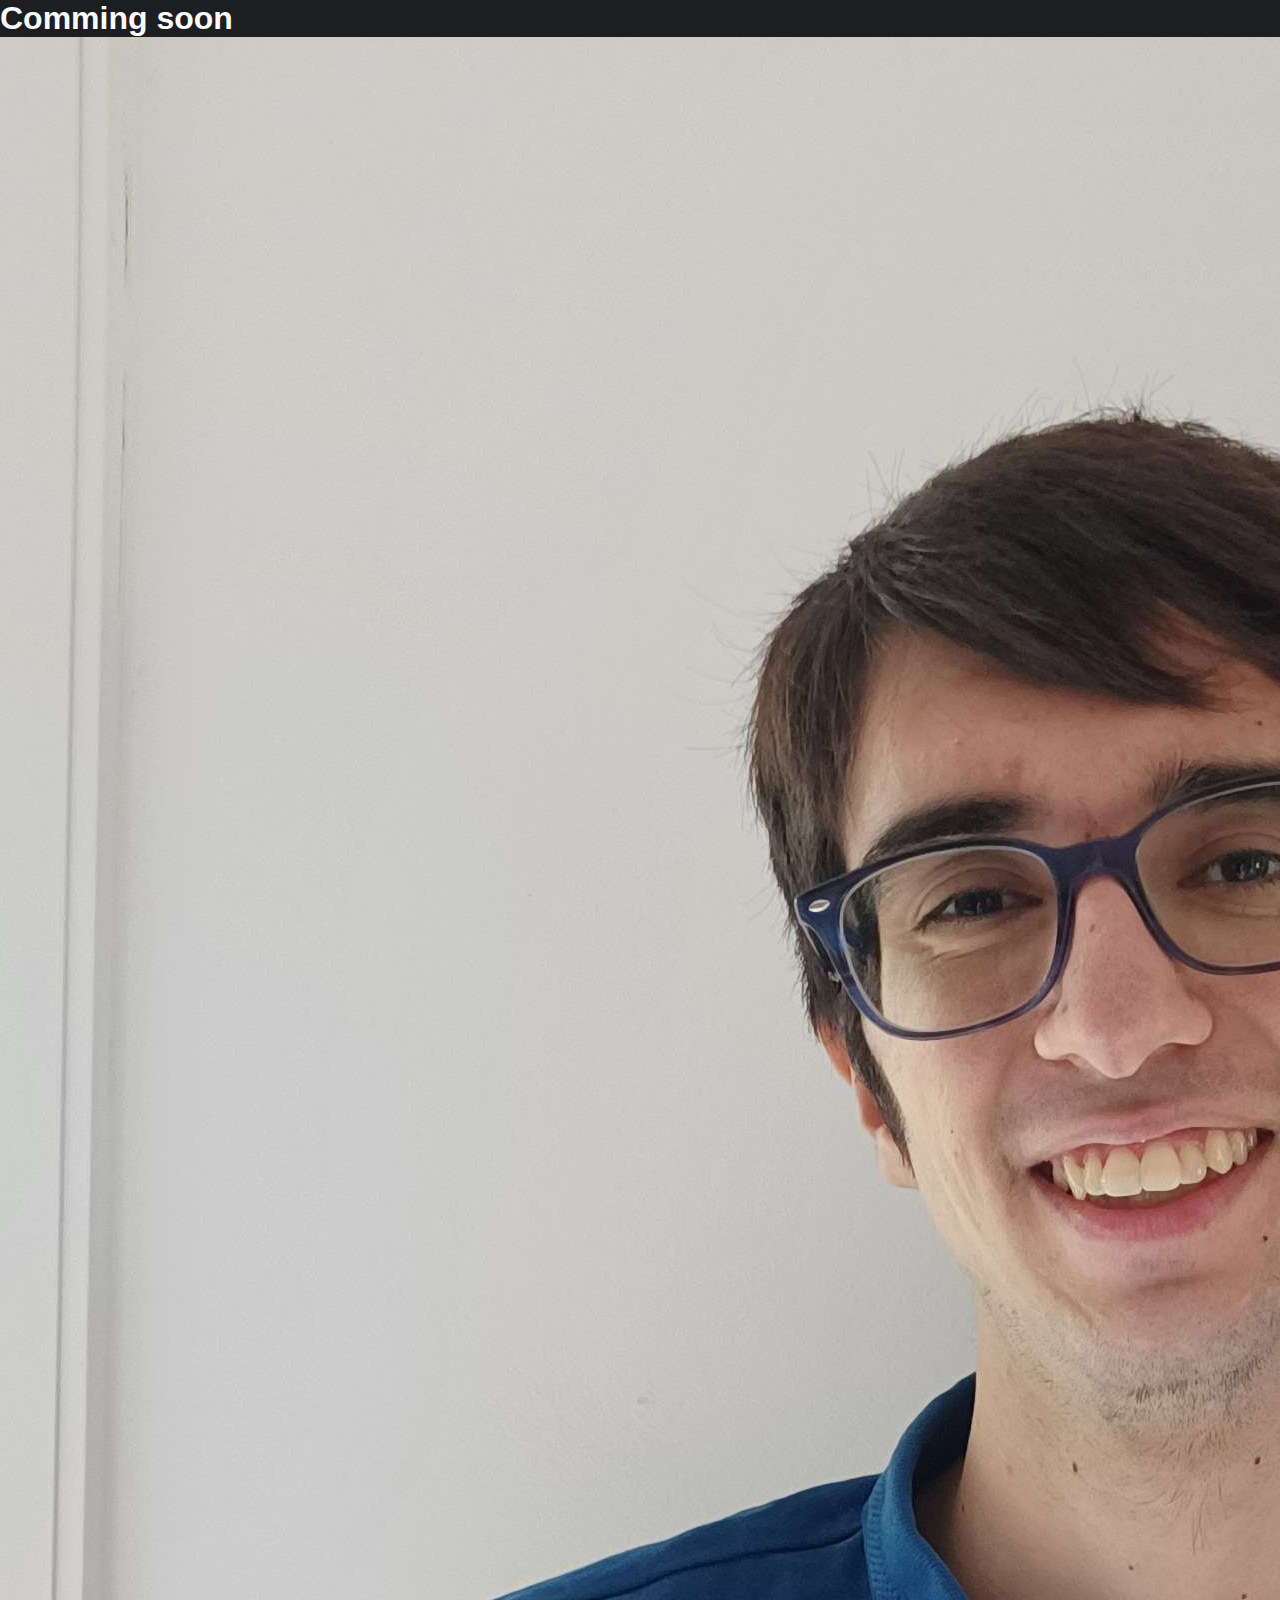
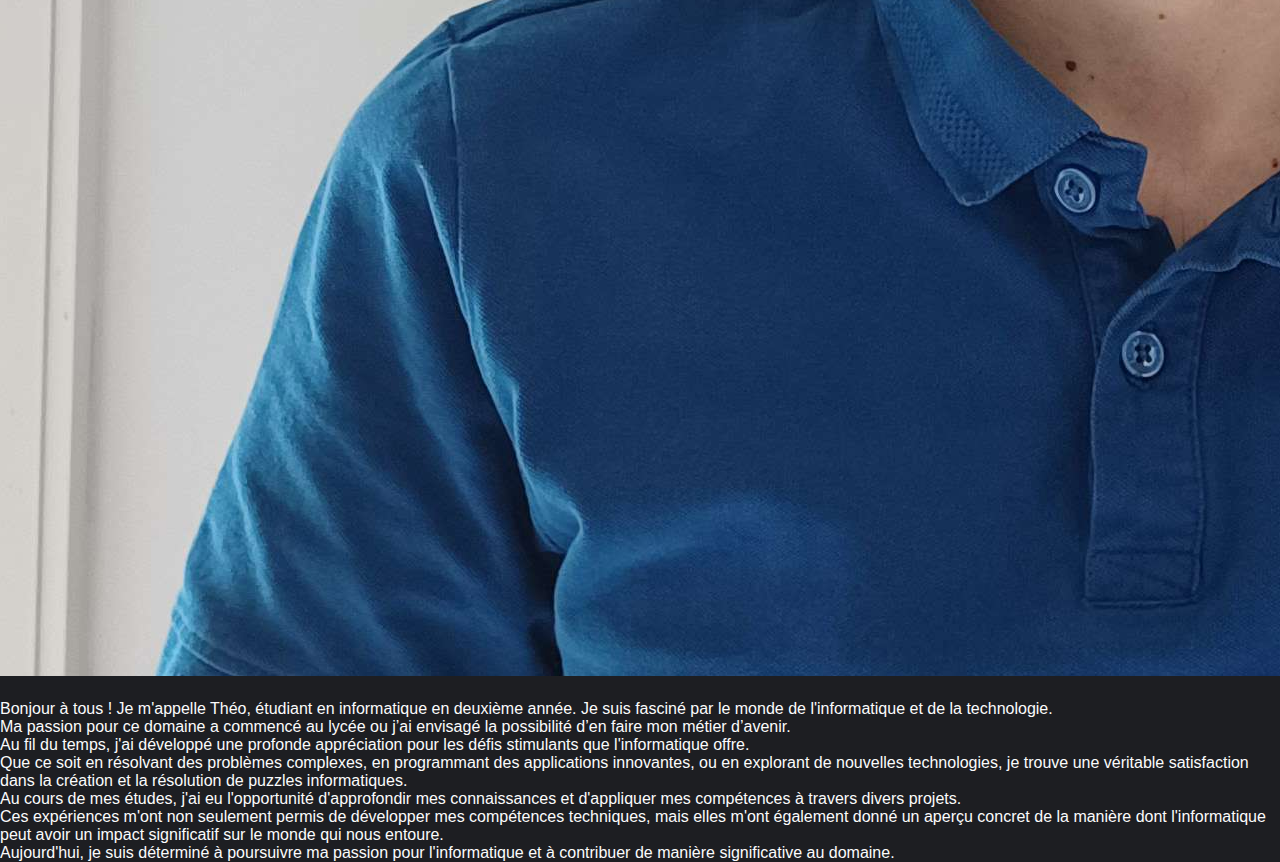
<file: web/index.html>
<!DOCTYPE html>
<html lang="fr">
<head>
    <meta charset="UTF-8">
    <title>Accueil</title>
    <link rel="stylesheet" href="../src/ressources/css/styleIndex.css">
    <meta name="viewport" content="width=device-width">
</head>
<body>

<div id="soon">
    <h1>Comming soon</h1>
</div>

<header>
    <nav>
        <div id="partiGaucheNav">
            <img id="img-profil" src="../src/ressources/img/photo-me.png" alt="ma photo">
            <div id="easter-egg"></div>
        </div>
        
        <div id="conteneur-lien">
            <div><a class="selectionner" href="./index.html">Accueil</a></div>
            <div><a href="./projet.html">Projets</a></div>
            <div><a href="./contact.html">Contact</a></div>
        </div>
    </nav>
</header>

<main>
    <div id="accueil-content">
        <div>Bonjour à tous ! Je m'appelle Théo, étudiant en informatique en deuxième année. Je suis fasciné par le monde de l'informatique et de la technologie.</div>
        <div>Ma passion pour ce domaine a commencé au lycée ou j’ai envisagé la possibilité d’en faire mon métier d’avenir.</div>
        <div>Au fil du temps, j'ai développé une profonde appréciation pour les défis stimulants que l'informatique offre. </div>
        <div>Que ce soit en résolvant des problèmes complexes, en programmant des applications innovantes, ou en explorant de nouvelles technologies, je trouve une véritable satisfaction dans la création et la résolution de puzzles informatiques.</div>
        <div>Au cours de mes études, j'ai eu l'opportunité d'approfondir mes connaissances et d'appliquer mes compétences à travers divers projets. </div>
        <div>Ces expériences m'ont non seulement permis de développer mes compétences techniques, mais elles m'ont également donné un aperçu concret de la manière dont l'informatique peut avoir un impact significatif sur le monde qui nous entoure.</div>
        <div>Aujourd'hui, je suis déterminé à poursuivre ma passion pour l'informatique et à contribuer de manière significative au domaine.</div>
    </div>
</main>
</body>
</html>
</file>
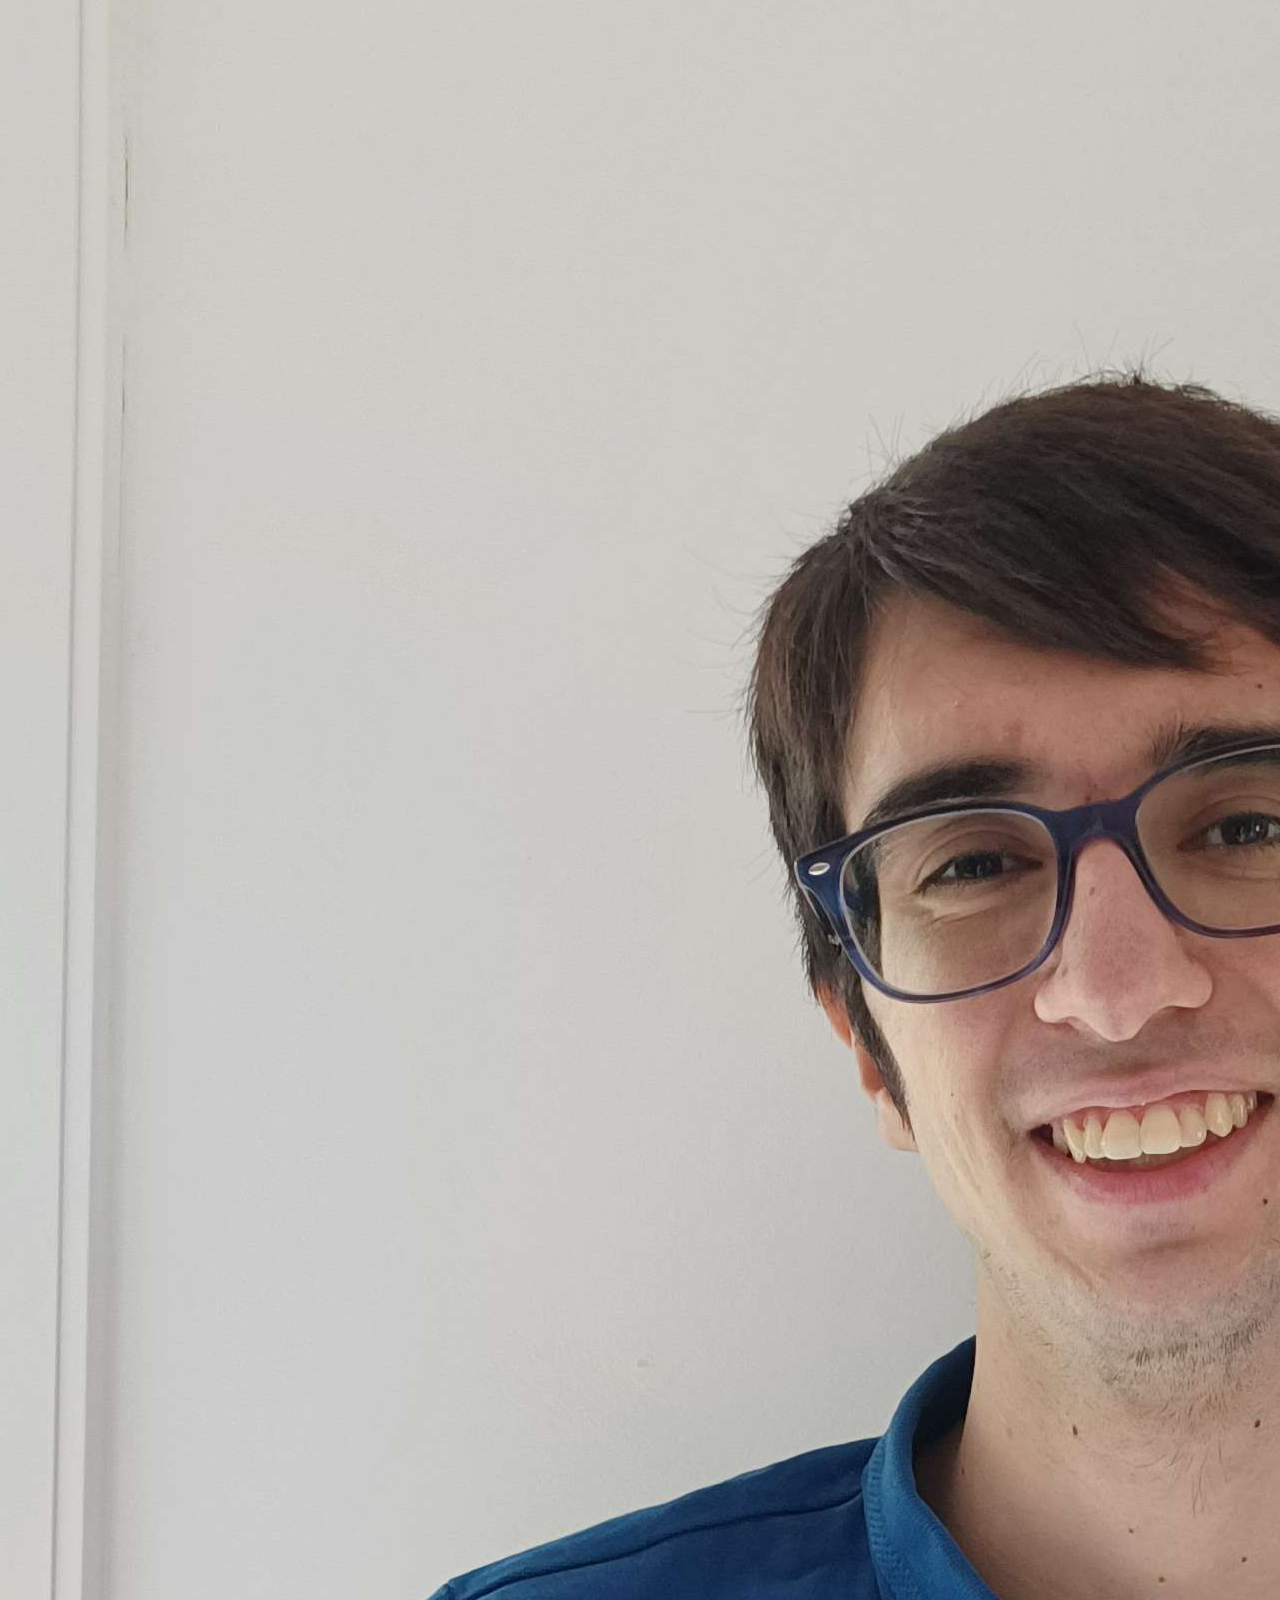
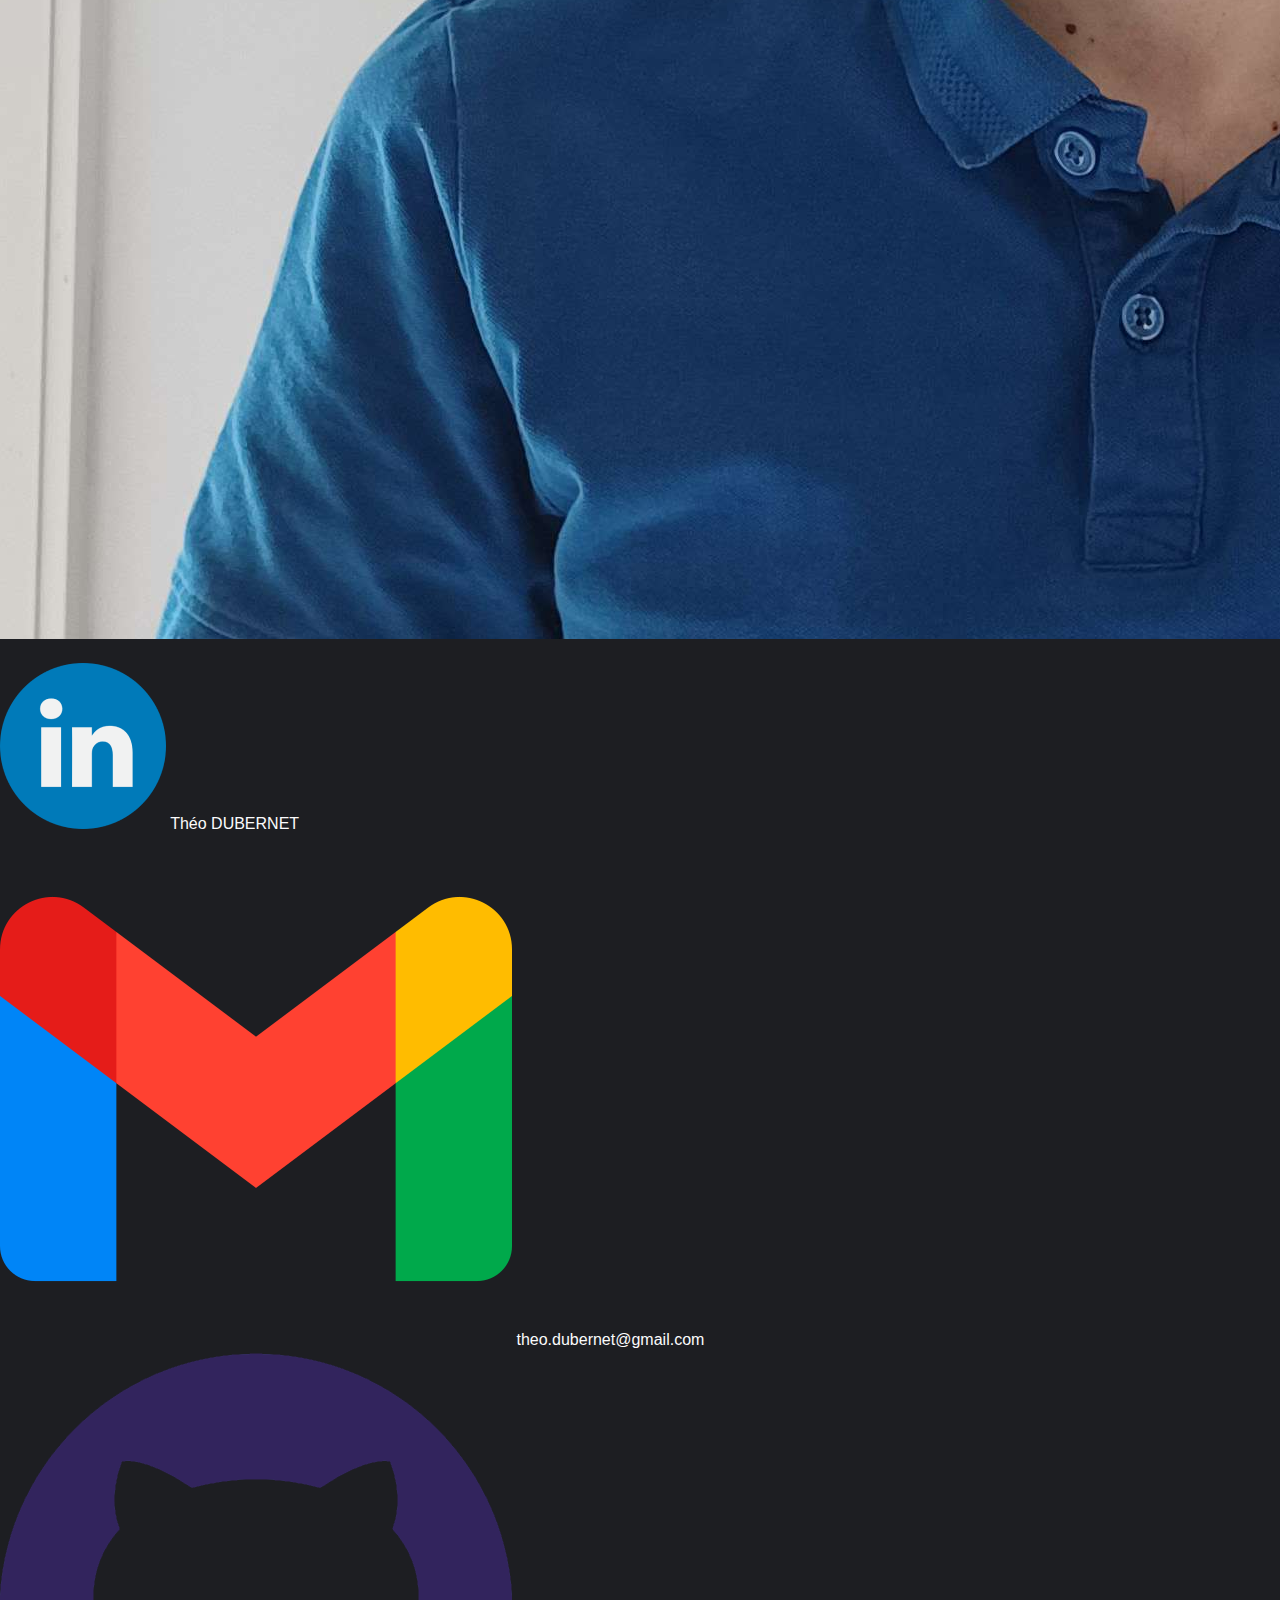
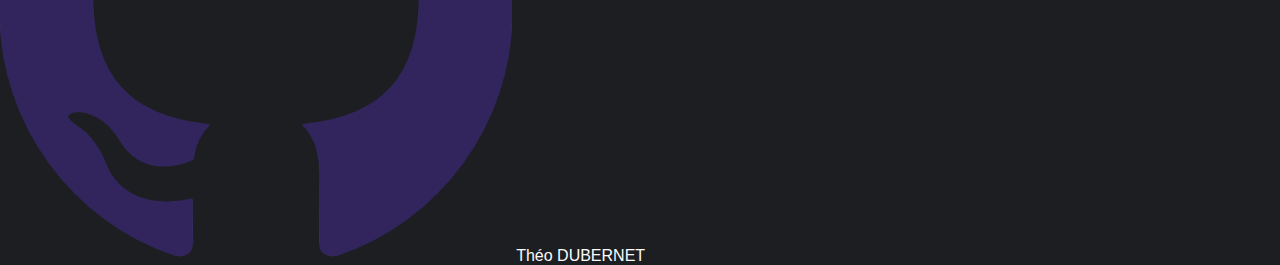
<file: web/contact.html>
<!DOCTYPE html>
<html lang="fr">

<head>
    <meta charset="UTF-8">
    <title>Accueil</title>
    <link rel="stylesheet" href="../src/ressources/css/styleIndex.css">
    <meta name="viewport" content="width=device-width">
</head>

<body>

    <header>
        <nav>
            <div id="partiGaucheNav">
                <img id="img-profil" src="../src/ressources/img/photo-me.png" alt="ma photo">
                <div id="easter-egg"></div>
            </div>

            <div id="conteneur-lien">
                <div><a href="./index.html">Accueil</a></div>
                <div><a href="./projet.html">Projets</a></div>
                <div><a class="selectionner" href="./contact.html">Contact</a></div>
            </div>
        </nav>
    </header>

    <main>
        <div id="contact-content">
            <div>
                <img class="img-contact" src="../src/ressources/img/linkedin.png" alt="lkdin">
                <a class="lien-contact" href="https://www.linkedin.com/in/th%C3%A9o-dubernet-4397a0230/" target="_blank"><span>Théo
                        DUBERNET</span></a>
            </div>

            <div>
                <img class="img-contact" src="../src/ressources/img/gmail.png" alt="gmail">
                <a class="lien-contact" href="mailto:theo.dubernet@gmail.com"
                    target="_blank"><span>theo.dubernet@gmail.com</span></a>
            </div>

            <div>
                <img class="img-contact" src="../src/ressources/img/github-logo.png" alt="github">
                <a class="lien-contact" href="https://github.com/Theo-Dubernet" target="_blank"><span>Théo
                        DUBERNET</span></a>
            </div>
        </div>
    </main>
</body>

</html>
</file>
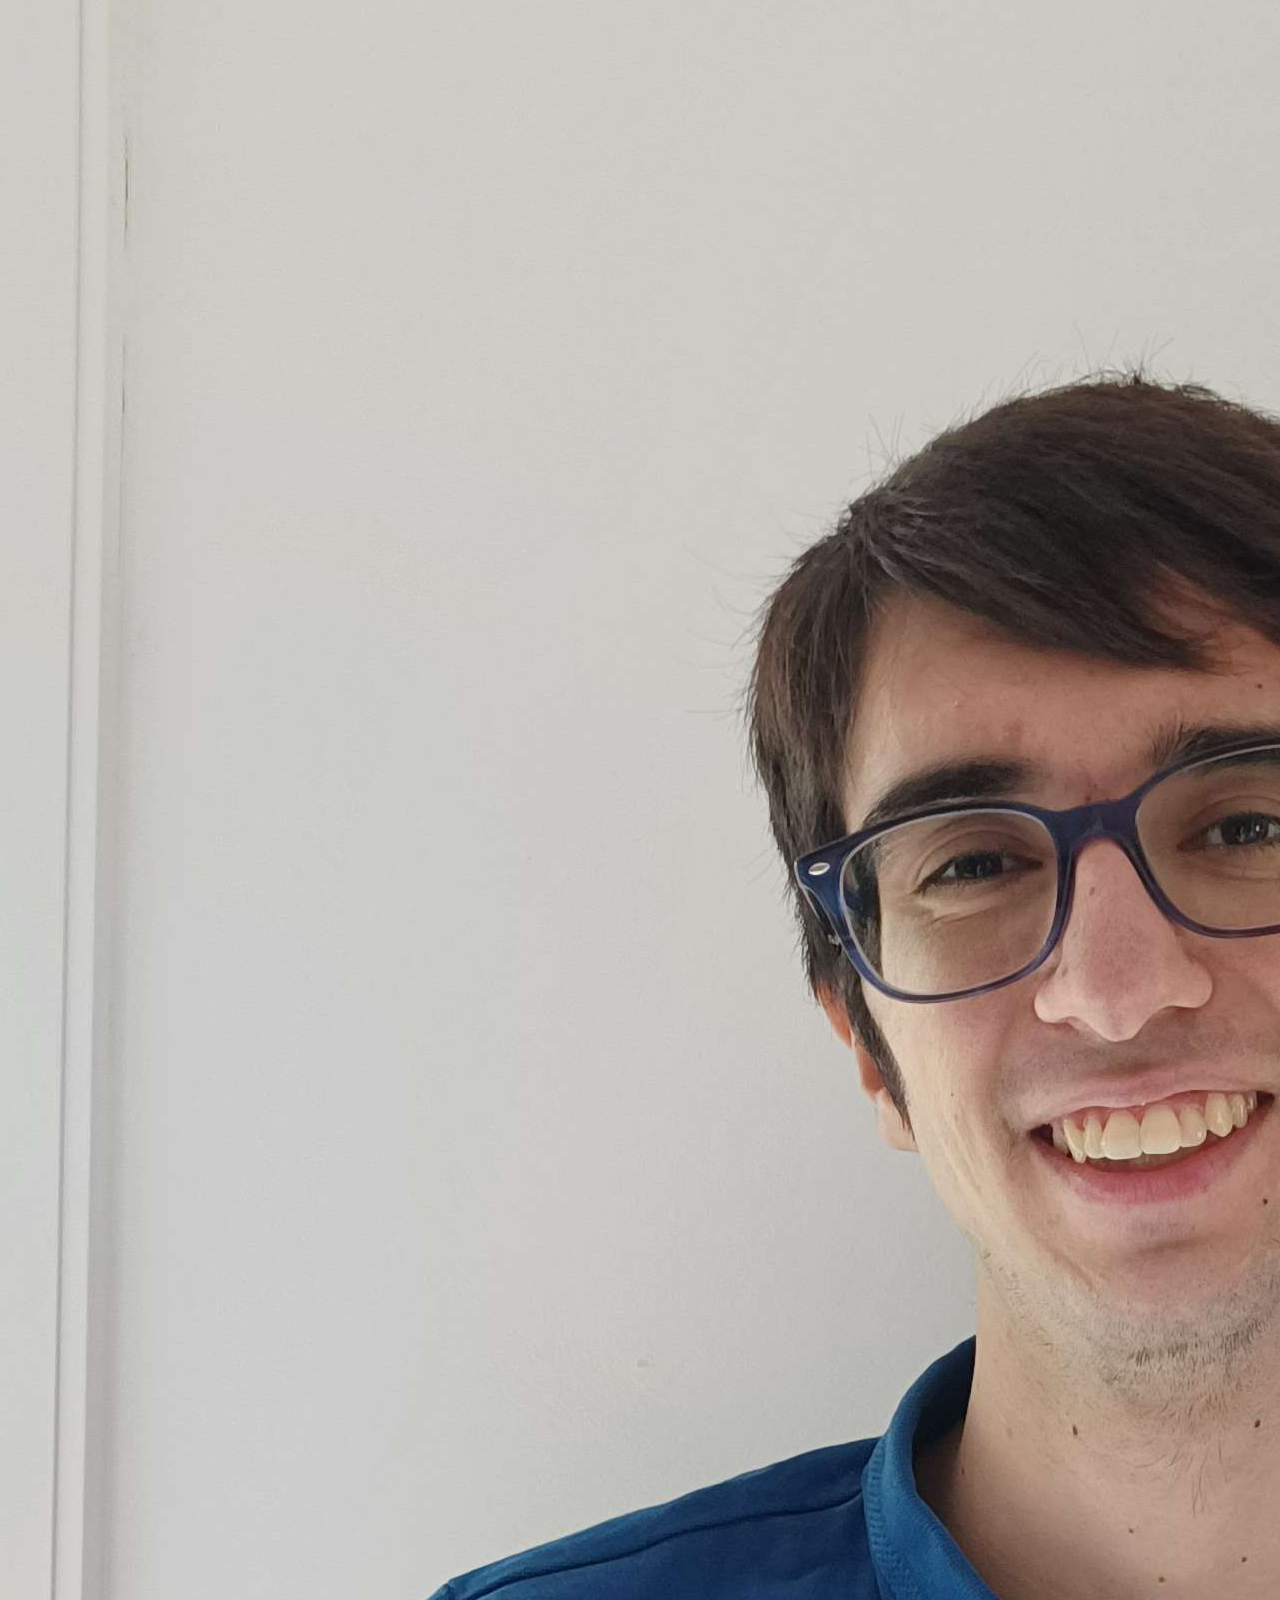
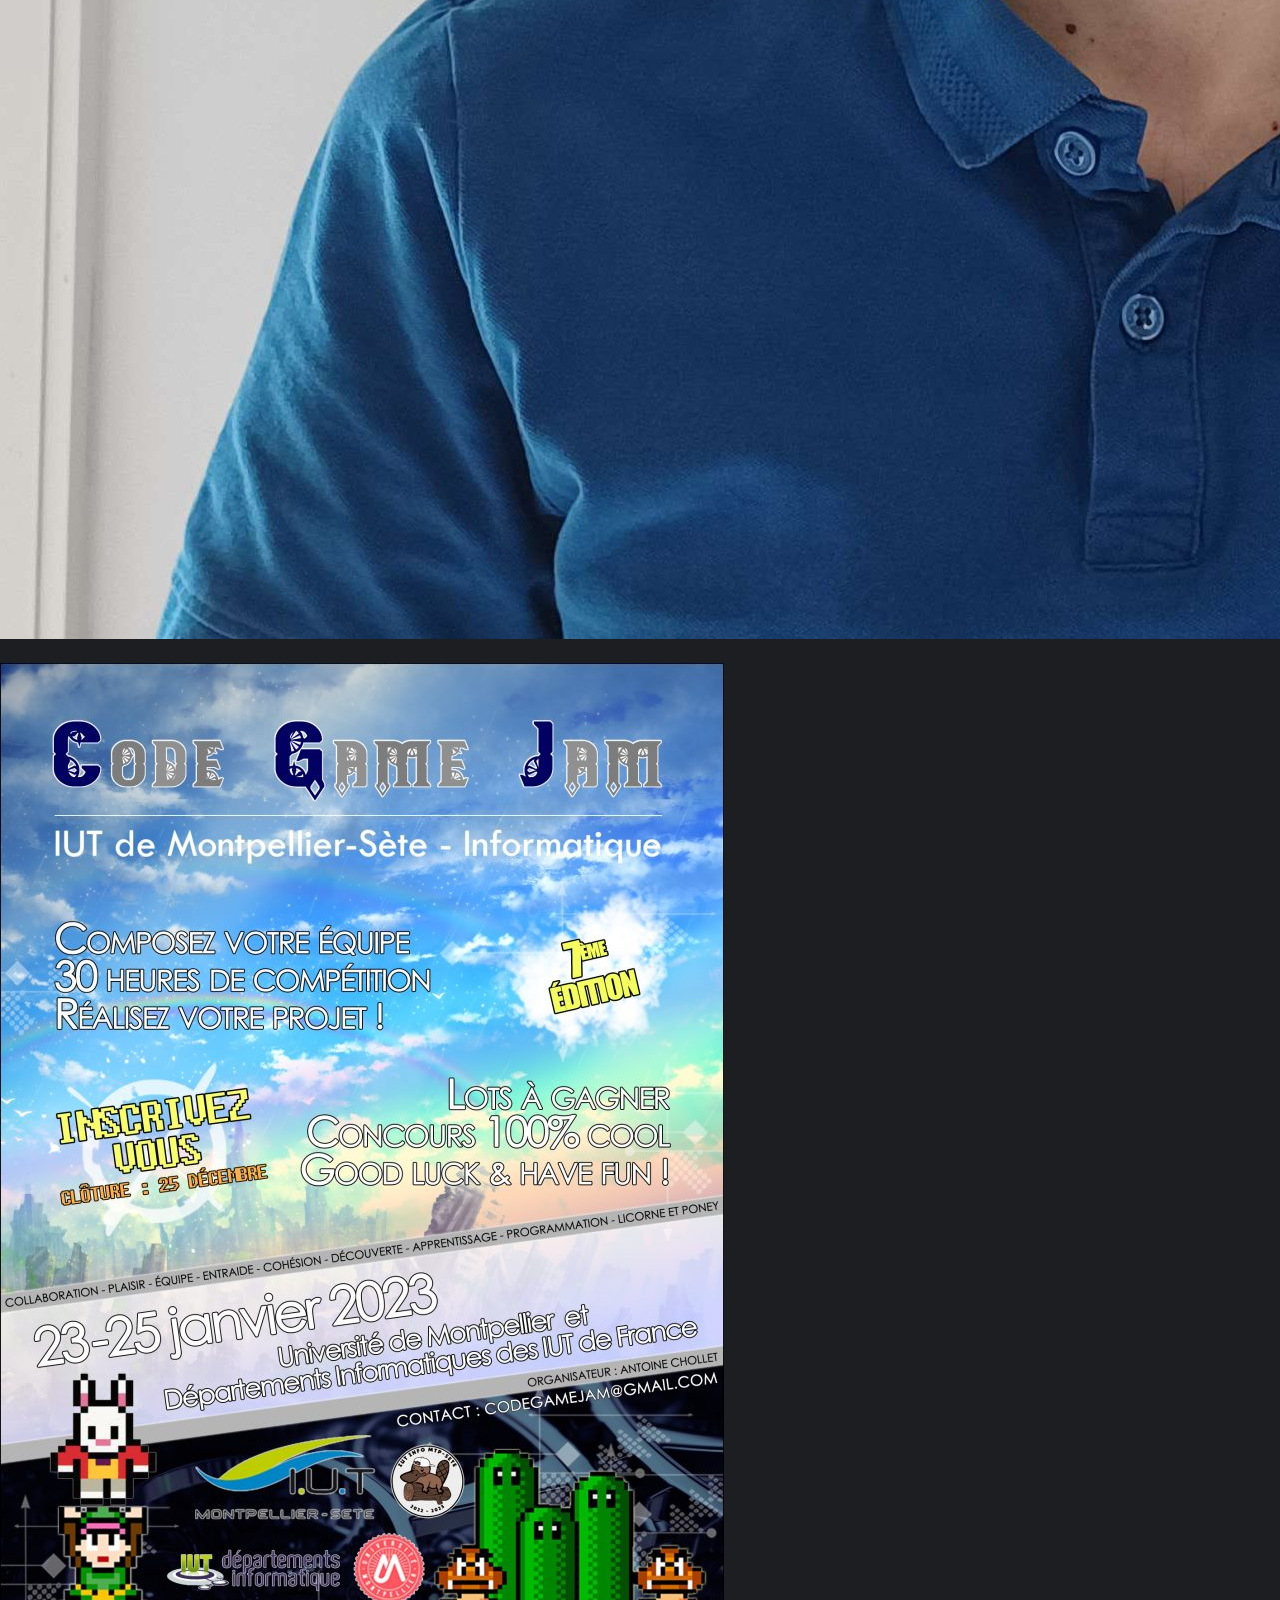
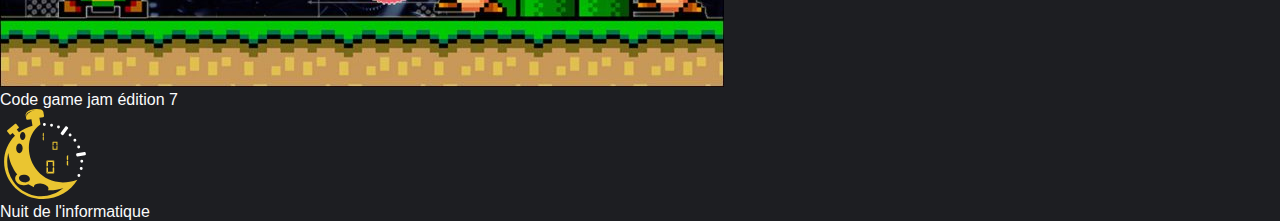
<file: web/projet.html>
<!DOCTYPE html>
<html lang="fr">
<head>
    <meta charset="UTF-8">
    <title>Accueil</title>
    <link rel="stylesheet" href="../src/ressources/css/styleIndex.css">
    <meta name="viewport" content="width=device-width">
</head>
<body>

<header>
    <nav>
        <div id="partiGaucheNav">
            <img id="img-profil" src="../src/ressources/img/photo-me.png" alt="ma photo">
            <div id="easter-egg"></div>
        </div>
        
        <div id="conteneur-lien">
            <div><a href="./index.html">Accueil</a></div>
            <div><a class="selectionner" href="./projet.html">Projets</a></div>
            <div><a href="./contact.html">Contact</a></div>
        </div>
    </nav>
</header>

<main>
    <div id="projet-container">
        <div id="code-gam-jam">
            <div class="container-img-projet"><img class="img-projet" src="../src/ressources/img/cgj7.png" alt="cgj7"></div>
                <div>Code game jam édition 7</div>
        </div>

        <div id="ndi">
            <div class="container-img-projet"><img class="img-projet" src="../src/ressources/img/ndi.png" alt="ndi"></div>
                <div>Nuit de l'informatique</div>
        </div>
    </div>
</main>
</body>
</html>
</file>
<file: src/ressources/css/styleIndex.css>
:root {
    --random-color: white;
}

* {
    padding: 0;
    margin: 0;
    box-sizing: border-box;
    font-family: Arial, Helvetica, sans-serif;
    text-decoration: none;
}

a {
    color: rgba(251,251,252,255);
}

body {
    background-color: rgba(29,30,34,255);
    color: rgba(251,251,252,255);
}

nav {
    display: flex;
}

#easter-egg {
    width: 20px;
    height: 20px;
    border-radius: 50%;
}

.randomColor {
    background-color: var(--random-color);
}
</file>
